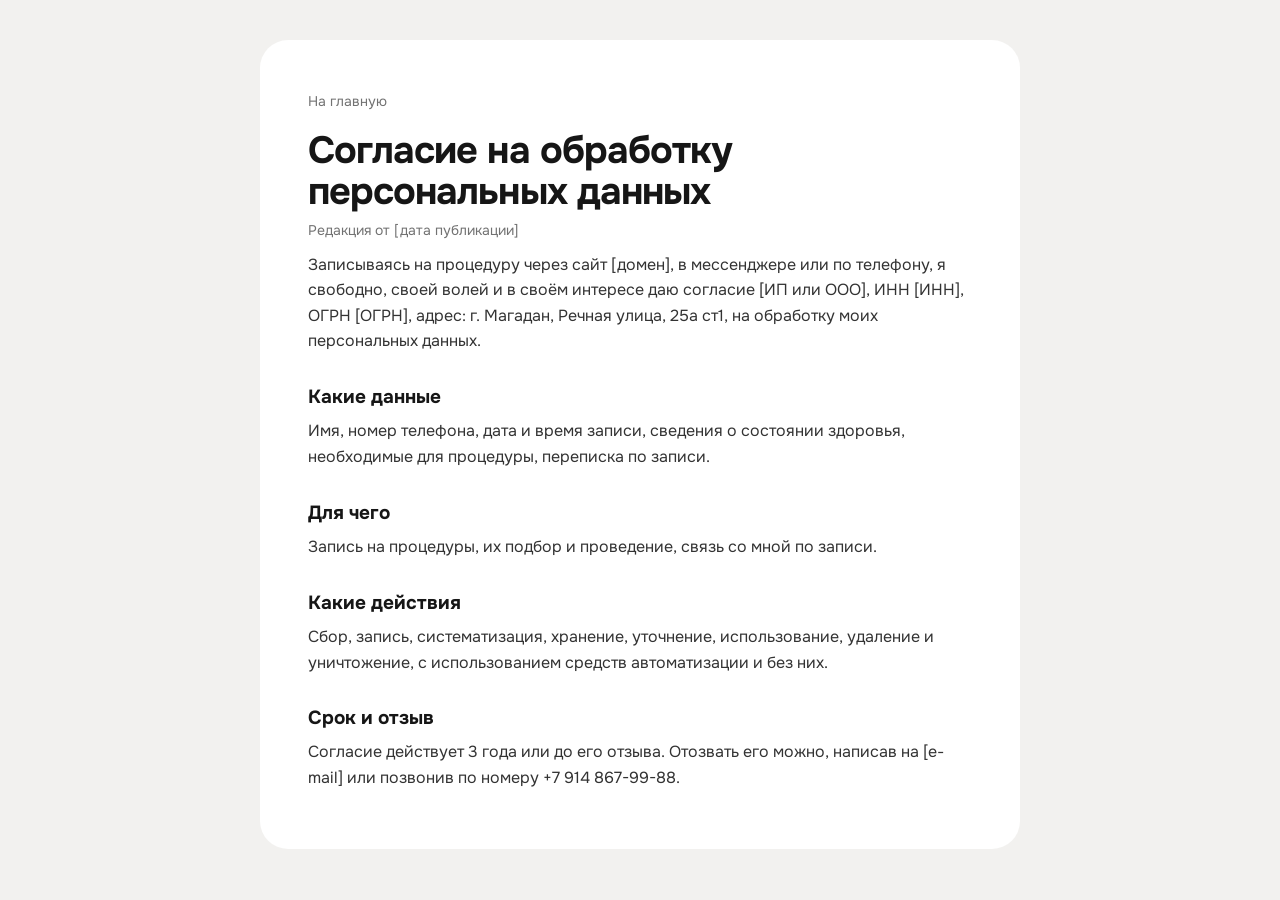
<file: consent.html>
<!doctype html>
<html lang="ru">
<head>
<meta charset="utf-8">
<meta name="viewport" content="width=device-width, initial-scale=1">
<meta name="robots" content="noindex, nofollow">
<title>Согласие на обработку персональных данных | Хостел На Речной</title>
<link rel="icon" href="data:image/svg+xml,%3Csvg xmlns='http://www.w3.org/2000/svg' viewBox='0 0 32 32'%3E%3Crect width='32' height='32' rx='16' fill='%231f3f8a'/%3E%3Ctext x='16' y='22' text-anchor='middle' font-family='Georgia' font-size='17' fill='%23ffffff'%3E%D0%9D%3C/text%3E%3C/svg%3E">
<link rel="stylesheet" href="https://fonts.googleapis.com/css2?family=Onest:wght@400;600;700&display=swap">
<link rel="stylesheet" href="doc.css">
</head>
<body>
<main class="doc">
  <a class="back" href="index.html">На главную</a>
  <h1>Согласие на обработку персональных данных</h1>
  <p class="upd">Редакция от [дата публикации]</p>

  <p>Записываясь на процедуру через сайт [домен], в мессенджере или по телефону, я свободно, своей волей и в своём
  интересе даю согласие [ИП или ООО], ИНН [ИНН], ОГРН [ОГРН], адрес:
  г. Магадан, Речная улица, 25а ст1, на обработку моих персональных данных.</p>

  <h2>Какие данные</h2>
  <p>Имя, номер телефона, дата и время записи, сведения о состоянии здоровья, необходимые для процедуры, переписка по записи.</p>

  <h2>Для чего</h2>
  <p>Запись на процедуры, их подбор и проведение, связь со мной по записи.</p>

  <h2>Какие действия</h2>
  <p>Сбор, запись, систематизация, хранение, уточнение, использование, 
  удаление и уничтожение, с использованием средств автоматизации и без них.</p>

  <h2>Срок и отзыв</h2>
  <p>Согласие действует 3 года или до его отзыва. Отозвать его можно, написав на [e-mail] или позвонив
  по номеру +7 914 867-99-88.</p>
</main>
</body>
</html>
</file>
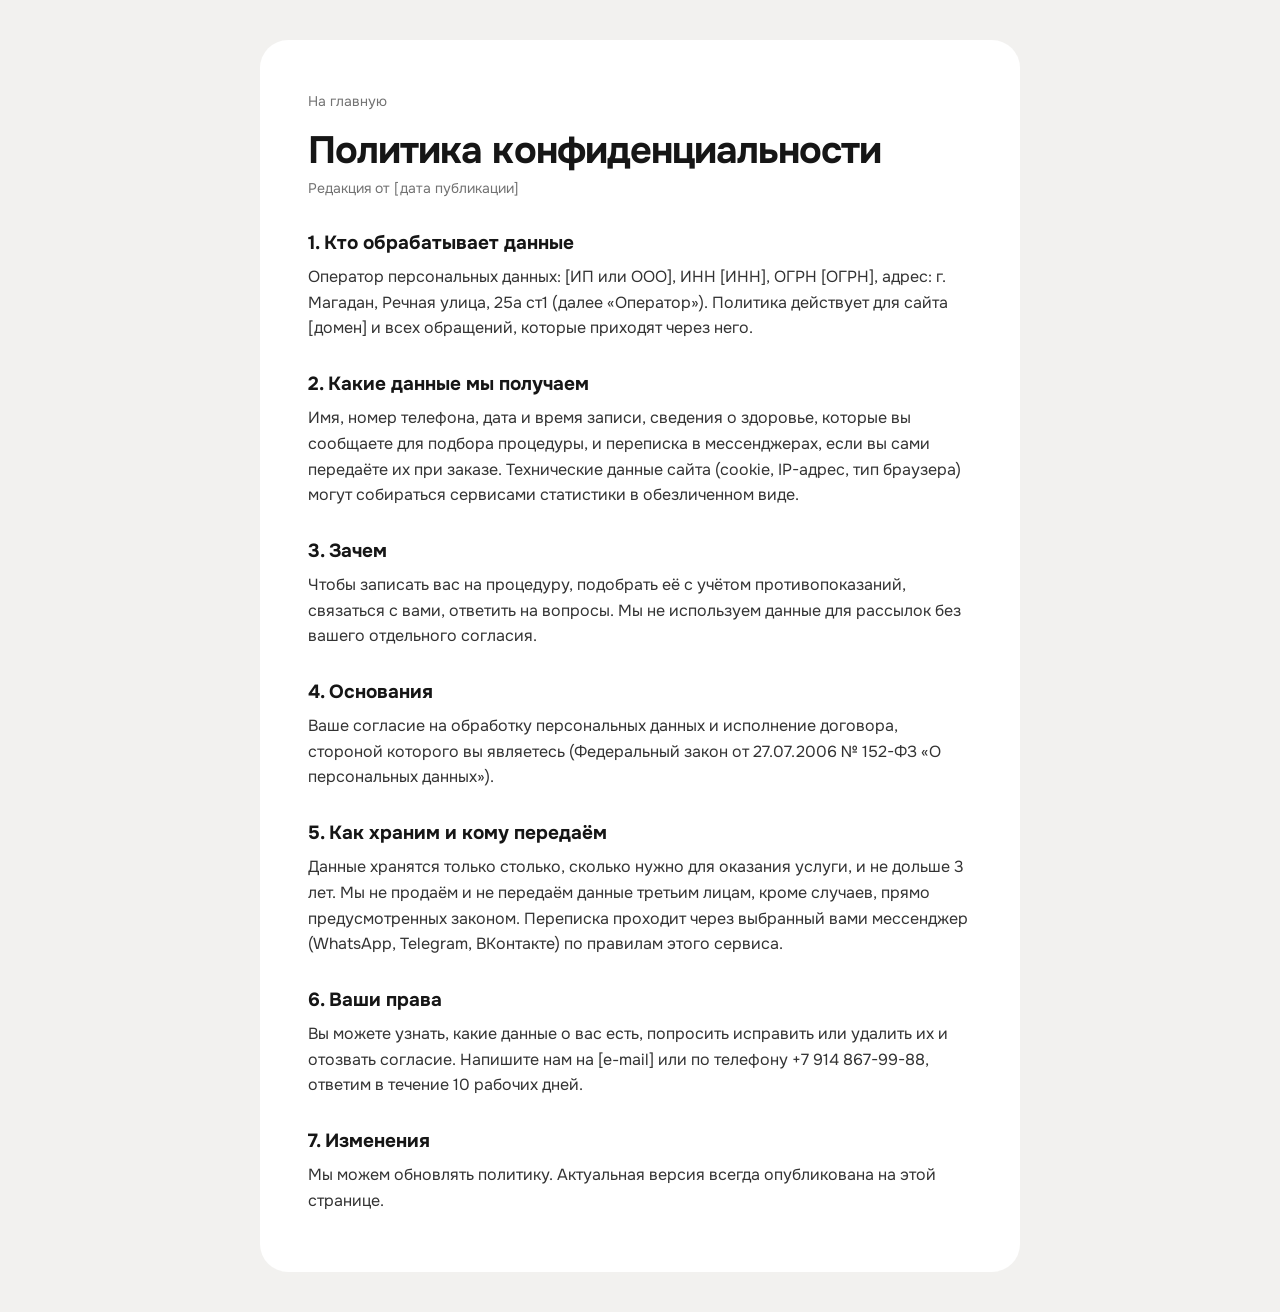
<file: privacy.html>
<!doctype html>
<html lang="ru">
<head>
<meta charset="utf-8">
<meta name="viewport" content="width=device-width, initial-scale=1">
<meta name="robots" content="noindex, nofollow">
<title>Политика конфиденциальности | Хостел На Речной</title>
<link rel="icon" href="data:image/svg+xml,%3Csvg xmlns='http://www.w3.org/2000/svg' viewBox='0 0 32 32'%3E%3Crect width='32' height='32' rx='16' fill='%231f3f8a'/%3E%3Ctext x='16' y='22' text-anchor='middle' font-family='Georgia' font-size='17' fill='%23ffffff'%3E%D0%9D%3C/text%3E%3C/svg%3E">
<link rel="stylesheet" href="https://fonts.googleapis.com/css2?family=Onest:wght@400;600;700&display=swap">
<link rel="stylesheet" href="doc.css">
</head>
<body>
<main class="doc">
  <a class="back" href="index.html">На главную</a>
  <h1>Политика конфиденциальности</h1>
  <p class="upd">Редакция от [дата публикации]</p>

  <h2>1. Кто обрабатывает данные</h2>
  <p>Оператор персональных данных: [ИП или ООО], ИНН [ИНН], ОГРН [ОГРН],
  адрес: г. Магадан, Речная улица, 25а ст1 (далее «Оператор»). Политика действует для сайта [домен] и всех
  обращений, которые приходят через него.</p>

  <h2>2. Какие данные мы получаем</h2>
  <p>Имя, номер телефона, дата и время записи, сведения о здоровье, которые вы сообщаете для подбора процедуры, и переписка в
  мессенджерах, если вы сами передаёте их при заказе. Технические данные сайта (cookie, IP-адрес, тип
  браузера) могут собираться сервисами статистики в обезличенном виде.</p>

  <h2>3. Зачем</h2>
  <p>Чтобы записать вас на процедуру, подобрать её с учётом противопоказаний, связаться с вами,
  ответить на вопросы. Мы не используем данные для рассылок без вашего отдельного согласия.</p>

  <h2>4. Основания</h2>
  <p>Ваше согласие на обработку персональных данных и исполнение договора, стороной которого вы являетесь
  (Федеральный закон от 27.07.2006 № 152-ФЗ «О персональных данных»).</p>

  <h2>5. Как храним и кому передаём</h2>
  <p>Данные хранятся только столько, сколько нужно для оказания услуги, и не дольше 3 лет. Мы не продаём
  и не передаём данные третьим лицам, кроме случаев, прямо
  предусмотренных законом. Переписка проходит через выбранный вами мессенджер (WhatsApp, Telegram,
  ВКонтакте) по правилам этого сервиса.</p>

  <h2>6. Ваши права</h2>
  <p>Вы можете узнать, какие данные о вас есть, попросить исправить или удалить их и отозвать согласие.
  Напишите нам на [e-mail] или по телефону +7 914 867-99-88, ответим в течение 10 рабочих дней.</p>

  <h2>7. Изменения</h2>
  <p>Мы можем обновлять политику. Актуальная версия всегда опубликована на этой странице.</p>
</main>
</body>
</html>
</file>
<file: doc.css>
:root { --page: #f2f1ef; --card: #fff; --ink: #161616; --muted: #727272; --accent: #1f3f8a }
* { box-sizing: border-box }
body { margin: 0; background: var(--page); color: var(--ink); font: 400 16px/1.6 "Onest", system-ui, sans-serif; padding: 16px }
.doc { max-width: 760px; margin: 24px auto; background: var(--card); border-radius: 28px; padding: clamp(24px, 5vw, 48px) }
.back { color: var(--muted); text-decoration: none; font-size: 14px }
.back:hover { color: var(--ink) }
h1 { font-size: clamp(28px, 4vw, 38px); letter-spacing: -0.025em; line-height: 1.1; margin: 16px 0 6px }
h2 { font-size: 19px; margin: 28px 0 6px }
p { margin: 0 0 10px; color: #333 }
.upd { color: var(--muted); font-size: 14px }
</file>
